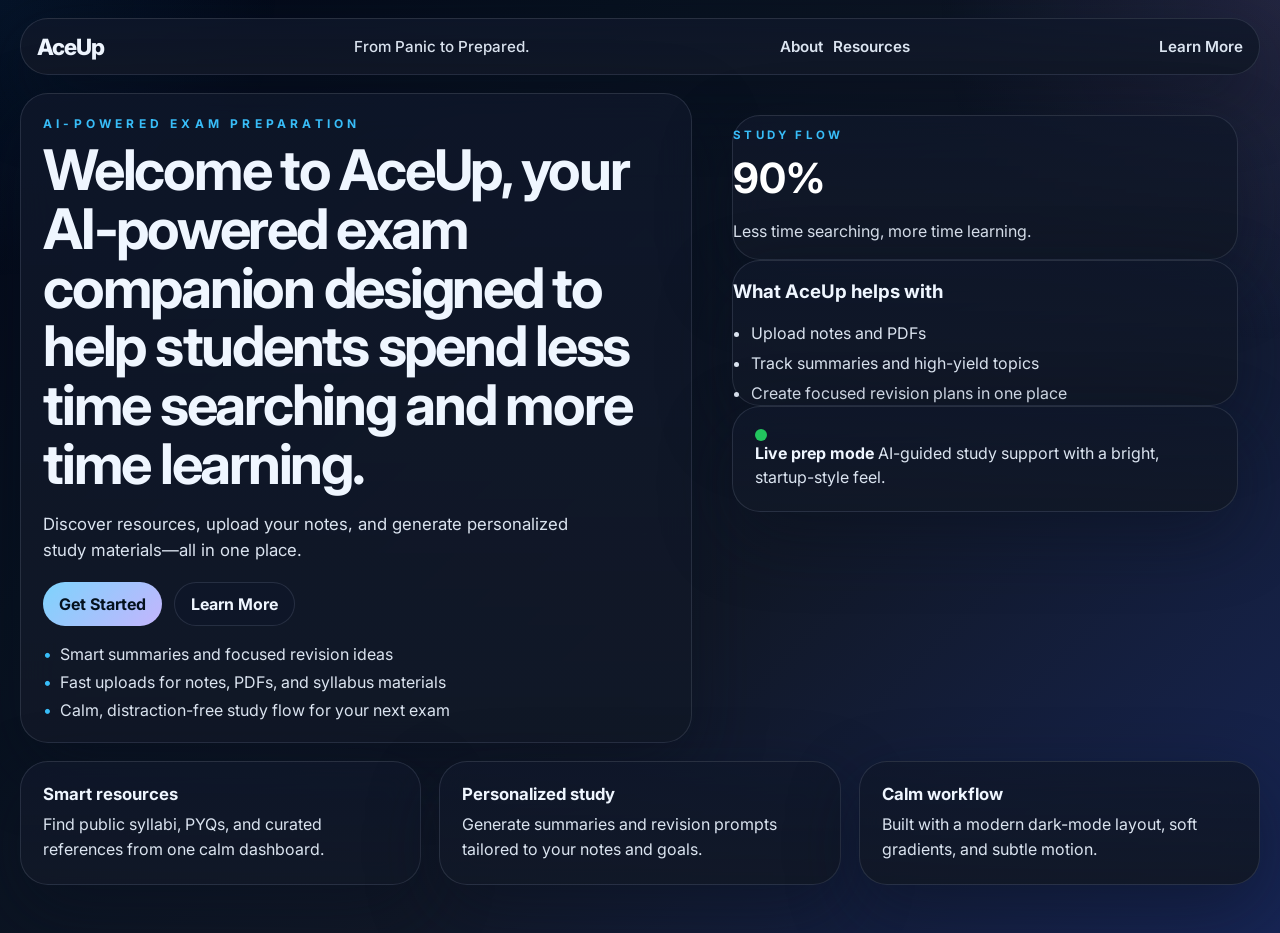
<file: index.html>
<!DOCTYPE html>
<html lang="en">
<head>
  <meta charset="UTF-8" />
  <meta name="viewport" content="width=device-width, initial-scale=1.0" />
  <title>AceUp | AI-powered exam preparation</title>
  <link rel="stylesheet" href="styles.css" />
  <link href="https://fonts.googleapis.com/css2?family=Inter:wght@300;400;500;600;700;800&display=swap" rel="stylesheet" />
</head>
<body>
  <div class="page-shell">
    <header class="topbar glass-card reveal">
      <a class="brand" href="index.html">AceUp</a>
      <p class="tagline">From Panic to Prepared.</p>
      <nav class="nav-links"><a href="about.html">About</a><a href="resource-selection.html">Resources</a></nav>
      <a class="ghost-link" href="#features">Learn More</a>
    </header>

    <main class="hero-grid">
      <section class="hero-copy glass-card reveal">
        <p class="eyebrow">AI-powered exam preparation</p>
        <h1>Welcome to AceUp, your AI-powered exam companion designed to help students spend less time searching and more time learning.</h1>
        <p class="lead">Discover resources, upload your notes, and generate personalized study materials—all in one place.</p>

        <div class="cta-row">
          <a class="btn btn-primary" href="#features">Get Started</a>
          <a class="btn btn-secondary" href="#features">Learn More</a>
        </div>

        <ul class="mini-points">
          <li>Smart summaries and focused revision ideas</li>
          <li>Fast uploads for notes, PDFs, and syllabus materials</li>
          <li>Calm, distraction-free study flow for your next exam</li>
        </ul>
      </section>

      <aside class="showcase-panel reveal">
        <article class="glass-card stat-card">
          <p class="stat-label">Study flow</p>
          <h2>90%</h2>
          <p>Less time searching, more time learning.</p>
        </article>

        <article class="glass-card feature-card">
          <h3>What AceUp helps with</h3>
          <ul>
            <li>Upload notes and PDFs</li>
            <li>Track summaries and high-yield topics</li>
            <li>Create focused revision plans in one place</li>
          </ul>
        </article>

        <article class="glass-card mini-card">
          <div class="pulse-dot"></div>
          <strong>Live prep mode</strong>
          <span>AI-guided study support with a bright, startup-style feel.</span>
        </article>
      </aside>
    </main>

    <section id="features" class="feature-grid">
      <article class="glass-card feature-box reveal">
        <h3>Smart resources</h3>
        <p>Find public syllabi, PYQs, and curated references from one calm dashboard.</p>
      </article>
      <article class="glass-card feature-box reveal">
        <h3>Personalized study</h3>
        <p>Generate summaries and revision prompts tailored to your notes and goals.</p>
      </article>
      <article class="glass-card feature-box reveal">
        <h3>Calm workflow</h3>
        <p>Built with a modern dark-mode layout, soft gradients, and subtle motion.</p>
      </article>
    </section>
  </div>

  <script src="script.js"></script>
</body>
</html>
</file>
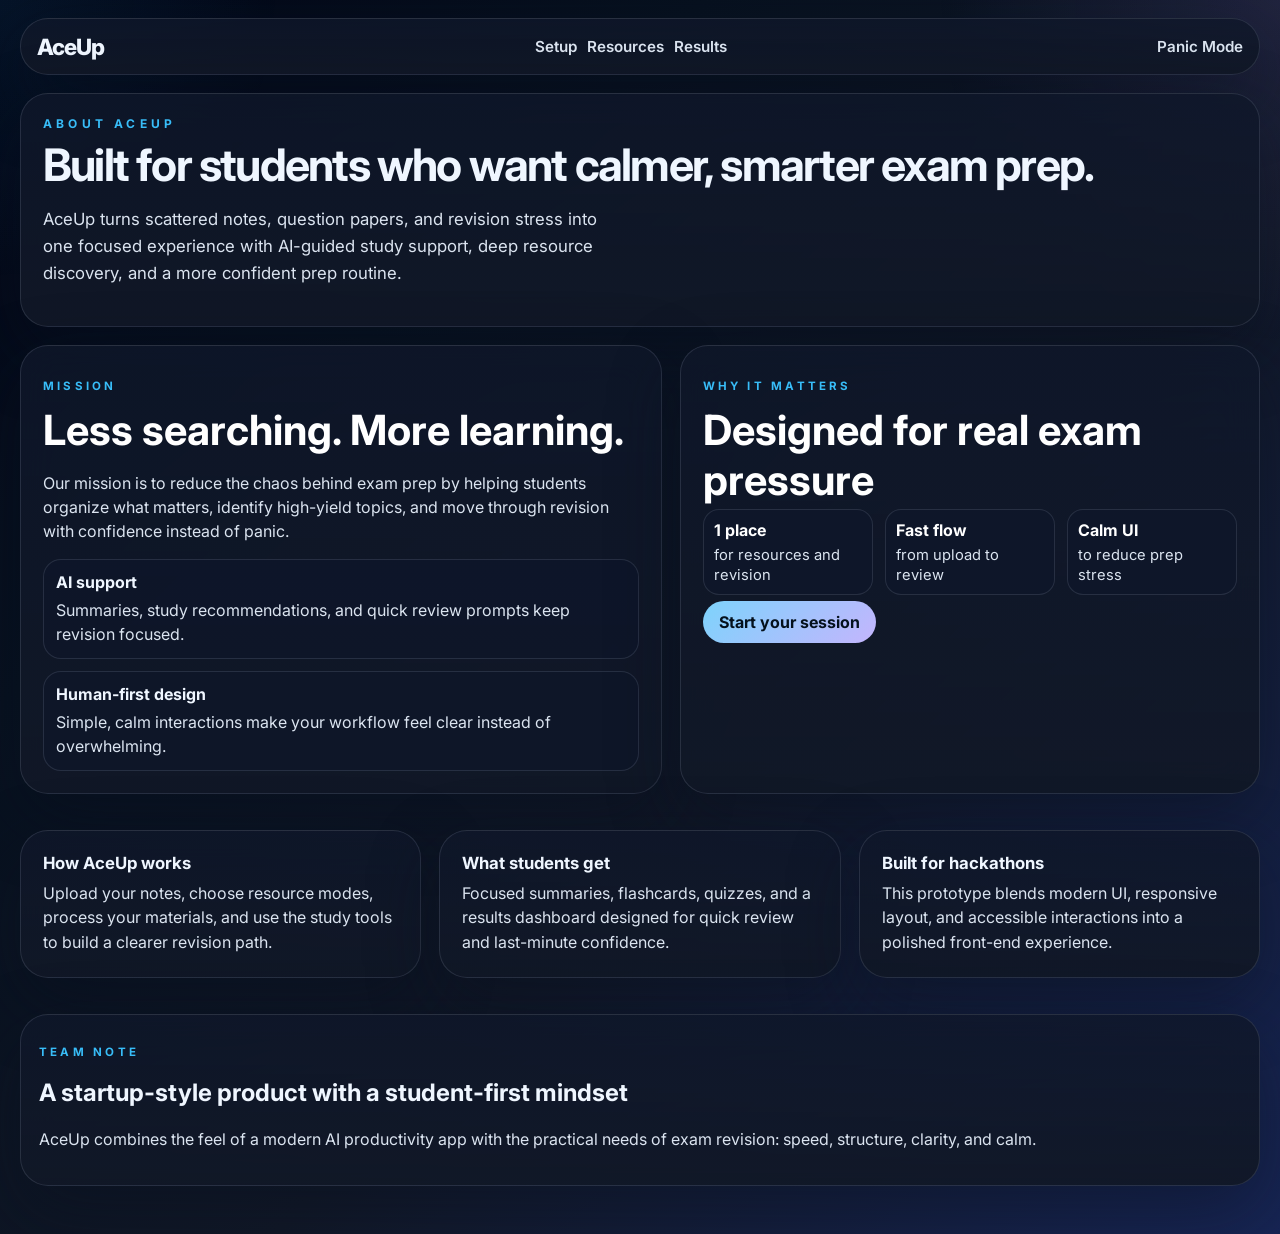
<file: about.html>
<!DOCTYPE html>
<html lang="en">
<head>
  <meta charset="UTF-8" />
  <meta name="viewport" content="width=device-width, initial-scale=1.0" />
  <title>AceUp | About</title>
  <link rel="stylesheet" href="styles.css" />
  <link href="https://fonts.googleapis.com/css2?family=Inter:wght@300;400;500;600;700;800&display=swap" rel="stylesheet" />
</head>
<body>
  <div class="page-shell">
    <header class="topbar glass-card reveal">
      <a class="brand" href="index.html">AceUp</a>
      <nav class="nav-links">
        <a href="setup-dashboard.html">Setup</a>
        <a href="resource-selection.html">Resources</a>
        <a href="results-dashboard.html">Results</a>
      </nav>
      <a class="ghost-link" href="panic-mode.html">Panic Mode</a>
    </header>

    <main class="dashboard-shell">
      <section class="dashboard-hero glass-card reveal">
        <p class="eyebrow">About AceUp</p>
        <h1>Built for students who want calmer, smarter exam prep.</h1>
        <p class="lead">AceUp turns scattered notes, question papers, and revision stress into one focused experience with AI-guided study support, deep resource discovery, and a more confident prep routine.</p>
      </section>

      <section class="dashboard-grid">
        <article class="glass-card panel-card reveal">
          <p class="mini-label">Mission</p>
          <h2>Less searching. More learning.</h2>
          <p class="panel-copy">Our mission is to reduce the chaos behind exam prep by helping students organize what matters, identify high-yield topics, and move through revision with confidence instead of panic.</p>
          <div class="info-stack">
            <article class="mini-info-card"><h3>AI support</h3><p>Summaries, study recommendations, and quick review prompts keep revision focused.</p></article>
            <article class="mini-info-card"><h3>Human-first design</h3><p>Simple, calm interactions make your workflow feel clear instead of overwhelming.</p></article>
          </div>
        </article>

        <article class="glass-card panel-card reveal">
          <p class="mini-label">Why it matters</p>
          <h2>Designed for real exam pressure</h2>
          <div class="status-grid">
            <article class="status-chip"><strong>1 place</strong><span>for resources and revision</span></article>
            <article class="status-chip"><strong>Fast flow</strong><span>from upload to review</span></article>
            <article class="status-chip"><strong>Calm UI</strong><span>to reduce prep stress</span></article>
          </div>
          <div class="button-row">
            <a class="btn btn-primary" href="resource-selection.html">Start your session</a>
          </div>
        </article>
      </section>

      <section class="feature-grid">
        <article class="glass-card feature-box reveal">
          <h3>How AceUp works</h3>
          <p>Upload your notes, choose resource modes, process your materials, and use the study tools to build a clearer revision path.</p>
        </article>
        <article class="glass-card feature-box reveal">
          <h3>What students get</h3>
          <p>Focused summaries, flashcards, quizzes, and a results dashboard designed for quick review and last-minute confidence.</p>
        </article>
        <article class="glass-card feature-box reveal">
          <h3>Built for hackathons</h3>
          <p>This prototype blends modern UI, responsive layout, and accessible interactions into a polished front-end experience.</p>
        </article>
      </section>

      <section class="glass-card reveal" style="padding: 18px; margin-top: 18px;">
        <p class="mini-label">Team note</p>
        <h2>A startup-style product with a student-first mindset</h2>
        <p class="panel-copy">AceUp combines the feel of a modern AI productivity app with the practical needs of exam revision: speed, structure, clarity, and calm.</p>
      </section>
    </main>
  </div>

  <script src="script.js"></script>
</body>
</html>
</file>
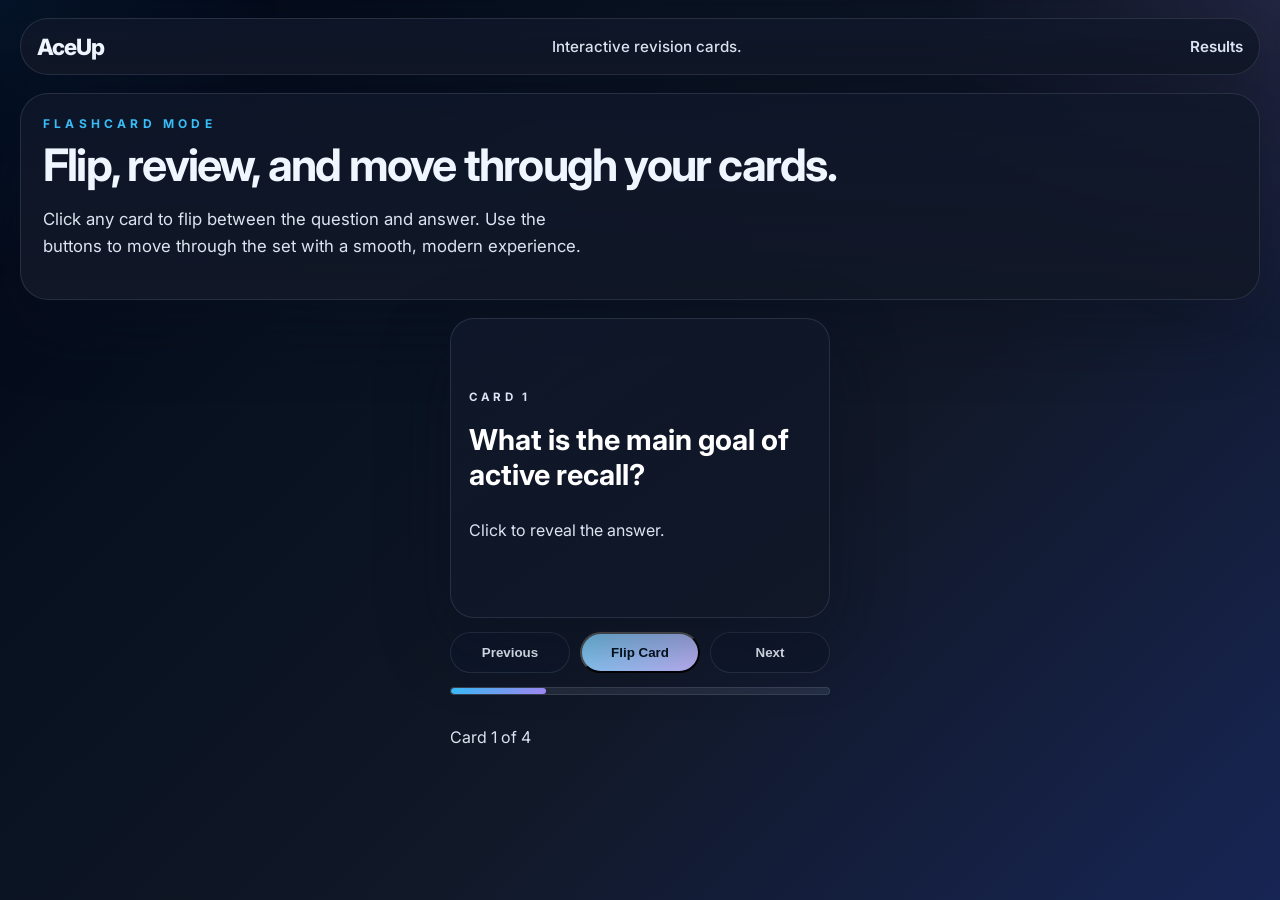
<file: flashcards.html>
<!DOCTYPE html>
<html lang="en">
<head>
  <meta charset="UTF-8" />
  <meta name="viewport" content="width=device-width, initial-scale=1.0" />
  <title>AceUp | Flashcards</title>
  <link rel="stylesheet" href="styles.css" />
  <link href="https://fonts.googleapis.com/css2?family=Inter:wght@300;400;500;600;700;800&display=swap" rel="stylesheet" />
</head>
<body>
  <div class="page-shell">
    <header class="topbar glass-card reveal">
      <a class="brand" href="index.html">AceUp</a>
      <p class="tagline">Interactive revision cards.</p>
      <a class="ghost-link" href="results-dashboard.html">Results</a>
    </header>

    <main class="dashboard-shell">
      <section class="dashboard-hero glass-card reveal">
        <p class="eyebrow">Flashcard mode</p>
        <h1>Flip, review, and move through your cards.</h1>
        <p class="lead">Click any card to flip between the question and answer. Use the buttons to move through the set with a smooth, modern experience.</p>
      </section>

      <section class="flashcard-wrap reveal">
        <article class="flashcard glass-card" id="flashcard">
          <div class="flashcard-face flashcard-front">
            <p class="mini-label">Card 1</p>
            <h2 id="flashQuestion">What is the main goal of active recall?</h2>
            <p>Click to reveal the answer.</p>
          </div>
          <div class="flashcard-face flashcard-back">
            <p class="mini-label">Answer</p>
            <h2 id="flashAnswer">To strengthen memory by recalling information without looking at notes.</h2>
          </div>
        </article>

        <div class="flashcard-controls">
          <button class="btn btn-secondary" id="prevBtn" type="button">Previous</button>
          <button class="btn btn-primary" id="flipBtn" type="button">Flip Card</button>
          <button class="btn btn-secondary" id="nextBtn" type="button">Next</button>
        </div>

        <div class="progress-track"><div class="progress-fill" id="flashProgress"></div></div>
        <p class="panel-copy" id="flashStatus">Card 1 of 4</p>
      </section>
    </main>
  </div>

  <script src="script.js"></script>
</body>
</html>
</file>
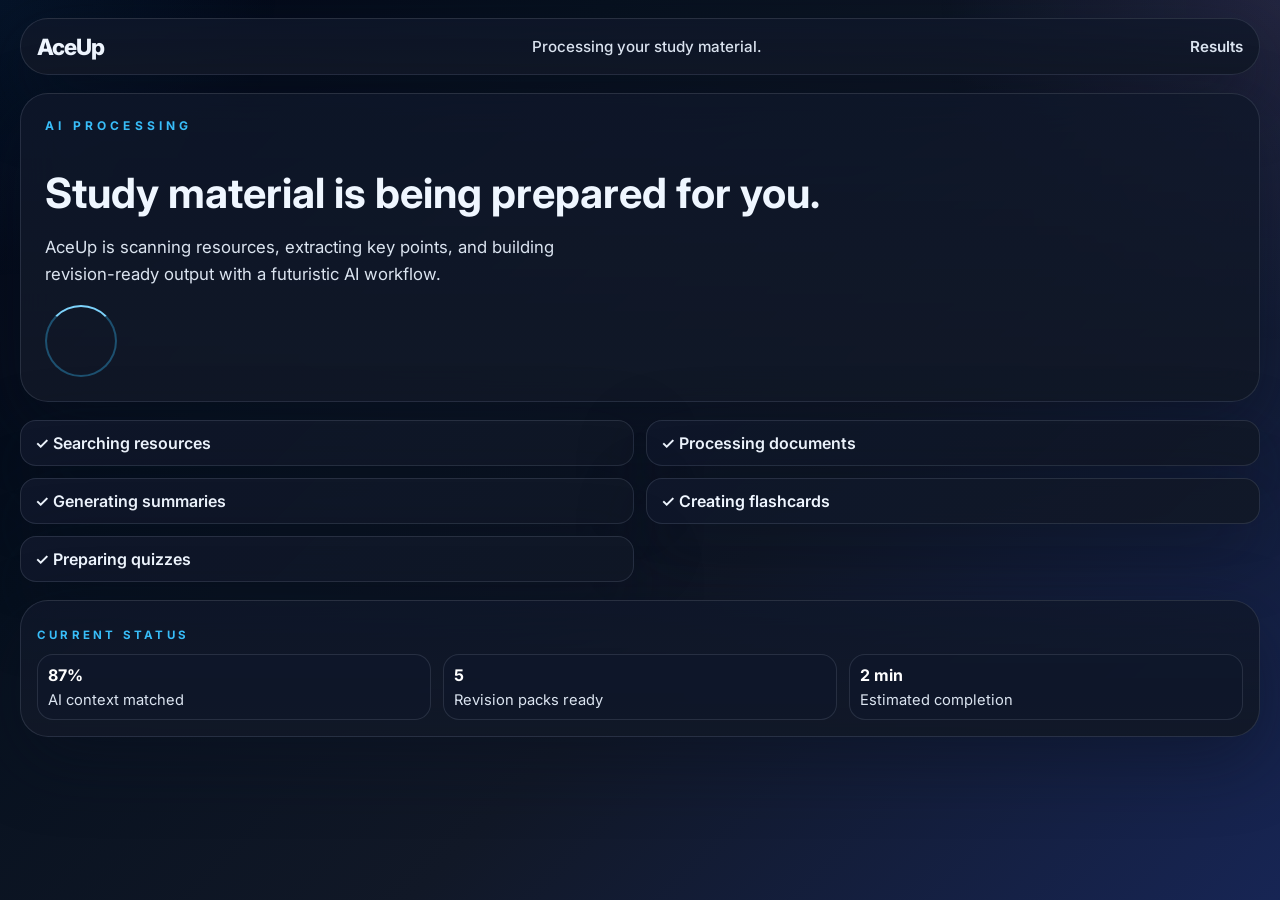
<file: loading-page.html>
<!DOCTYPE html>
<html lang="en">
<head>
  <meta charset="UTF-8" />
  <meta name="viewport" content="width=device-width, initial-scale=1.0" />
  <title>AceUp | Loading</title>
  <link rel="stylesheet" href="styles.css" />
  <link href="https://fonts.googleapis.com/css2?family=Inter:wght@300;400;500;600;700;800&display=swap" rel="stylesheet" />
</head>
<body>
  <div class="page-shell">
    <header class="topbar glass-card reveal">
      <a class="brand" href="index.html">AceUp</a>
      <p class="tagline">Processing your study material.</p>
      <a class="ghost-link" href="results-dashboard.html">Results</a>
    </header>

    <main class="dashboard-shell loading-shell">
      <section class="glass-card loading-hero reveal">
        <p class="eyebrow">AI processing</p>
        <h1>Study material is being prepared for you.</h1>
        <p class="lead">AceUp is scanning resources, extracting key points, and building revision-ready output with a futuristic AI workflow.</p>
        <div class="pulse-ring"></div>
      </section>

      <section class="loading-grid">
        <article class="glass-card progress-card reveal">✓ Searching resources</article>
        <article class="glass-card progress-card reveal">✓ Processing documents</article>
        <article class="glass-card progress-card reveal">✓ Generating summaries</article>
        <article class="glass-card progress-card reveal">✓ Creating flashcards</article>
        <article class="glass-card progress-card reveal">✓ Preparing quizzes</article>
      </section>

      <section class="glass-card reveal loading-footer">
        <p class="mini-label">Current status</p>
        <div class="status-grid">
          <article class="status-chip"><strong>87%</strong><span>AI context matched</span></article>
          <article class="status-chip"><strong>5</strong><span>Revision packs ready</span></article>
          <article class="status-chip"><strong>2 min</strong><span>Estimated completion</span></article>
        </div>
      </section>
    </main>
  </div>
  <script src="script.js"></script>
</body>
</html>
</file>
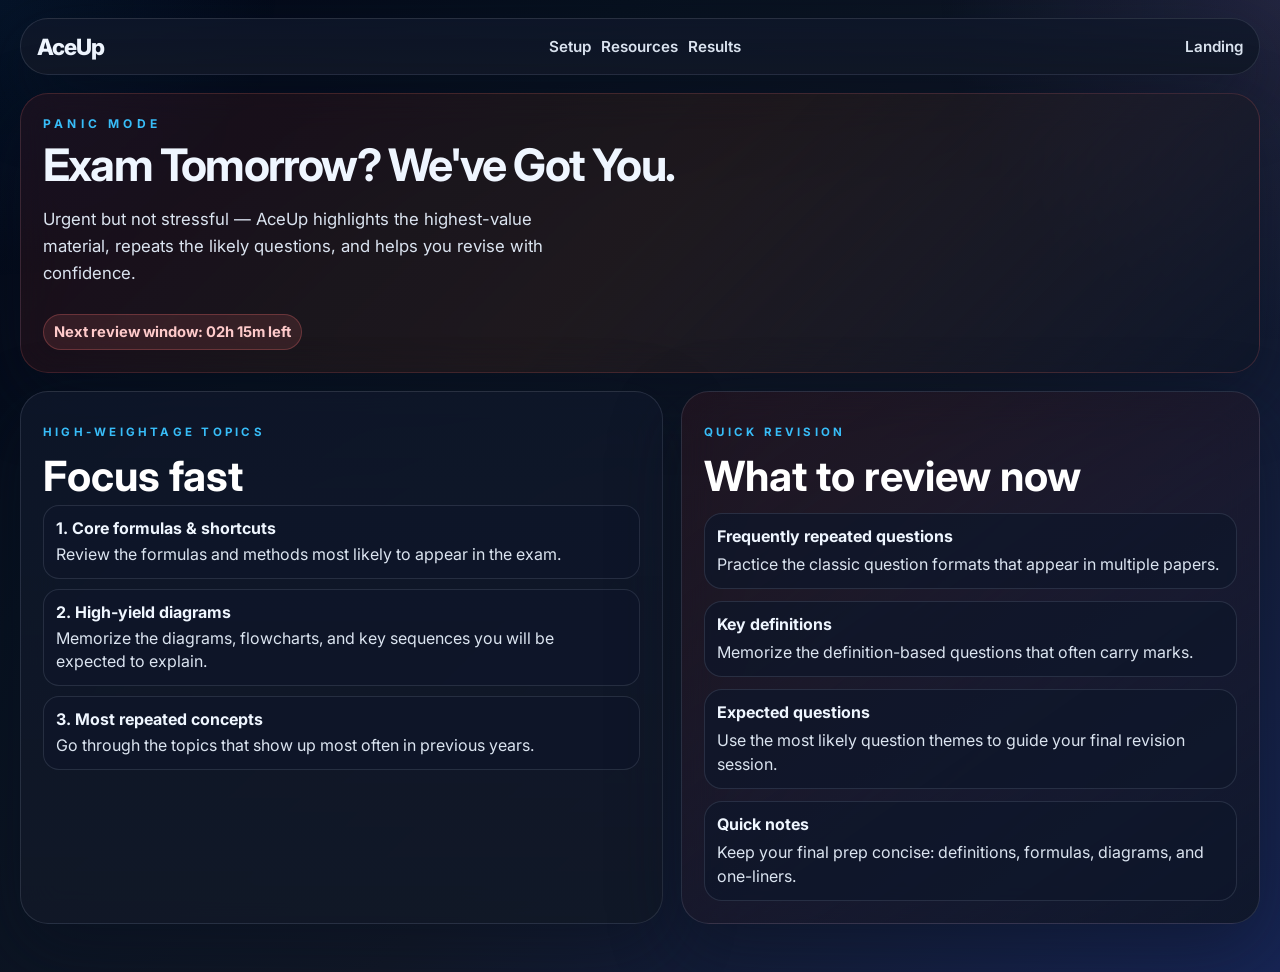
<file: panic-mode.html>
<!DOCTYPE html>
<html lang="en">
<head>
  <meta charset="UTF-8" />
  <meta name="viewport" content="width=device-width, initial-scale=1.0" />
  <title>AceUp | Panic Mode</title>
  <link rel="stylesheet" href="styles.css" />
  <link href="https://fonts.googleapis.com/css2?family=Inter:wght@300;400;500;600;700;800&display=swap" rel="stylesheet" />
</head>
<body>
  <div class="page-shell">
    <header class="topbar glass-card reveal">
      <a class="brand" href="index.html">AceUp</a>
      <nav class="nav-links"><a href="setup-dashboard.html">Setup</a><a href="resource-selection.html">Resources</a><a href="results-dashboard.html">Results</a></nav>
      <a class="ghost-link" href="index.html">Landing</a>
    </header>

    <main class="dashboard-shell panic-shell">
      <section class="dashboard-hero glass-card reveal panic-hero">
        <p class="eyebrow">Panic mode</p>
        <h1>Exam Tomorrow? We&apos;ve Got You.</h1>
        <p class="lead">Urgent but not stressful — AceUp highlights the highest-value material, repeats the likely questions, and helps you revise with confidence.</p>
        <div class="countdown-banner">Next review window: 02h 15m left</div>
      </section>

      <section class="panic-grid">
        <article class="glass-card panel-card reveal">
          <p class="mini-label">High-weightage topics</p>
          <h2>Focus fast</h2>
          <div class="panic-steps">
            <article class="panic-step"><h3>1. Core formulas & shortcuts</h3><p>Review the formulas and methods most likely to appear in the exam.</p></article>
            <article class="panic-step"><h3>2. High-yield diagrams</h3><p>Memorize the diagrams, flowcharts, and key sequences you will be expected to explain.</p></article>
            <article class="panic-step"><h3>3. Most repeated concepts</h3><p>Go through the topics that show up most often in previous years.</p></article>
          </div>
        </article>

        <article class="glass-card panel-card reveal panic-accent-card">
          <p class="mini-label">Quick revision</p>
          <h2>What to review now</h2>
          <div class="info-stack">
            <article class="mini-info-card"><h3>Frequently repeated questions</h3><p>Practice the classic question formats that appear in multiple papers.</p></article>
            <article class="mini-info-card"><h3>Key definitions</h3><p>Memorize the definition-based questions that often carry marks.</p></article>
            <article class="mini-info-card"><h3>Expected questions</h3><p>Use the most likely question themes to guide your final revision session.</p></article>
            <article class="mini-info-card"><h3>Quick notes</h3><p>Keep your final prep concise: definitions, formulas, diagrams, and one-liners.</p></article>
          </div>
        </article>
      </section>
    </main>
  </div>
  <script src="script.js"></script>
</body>
</html>
</file>
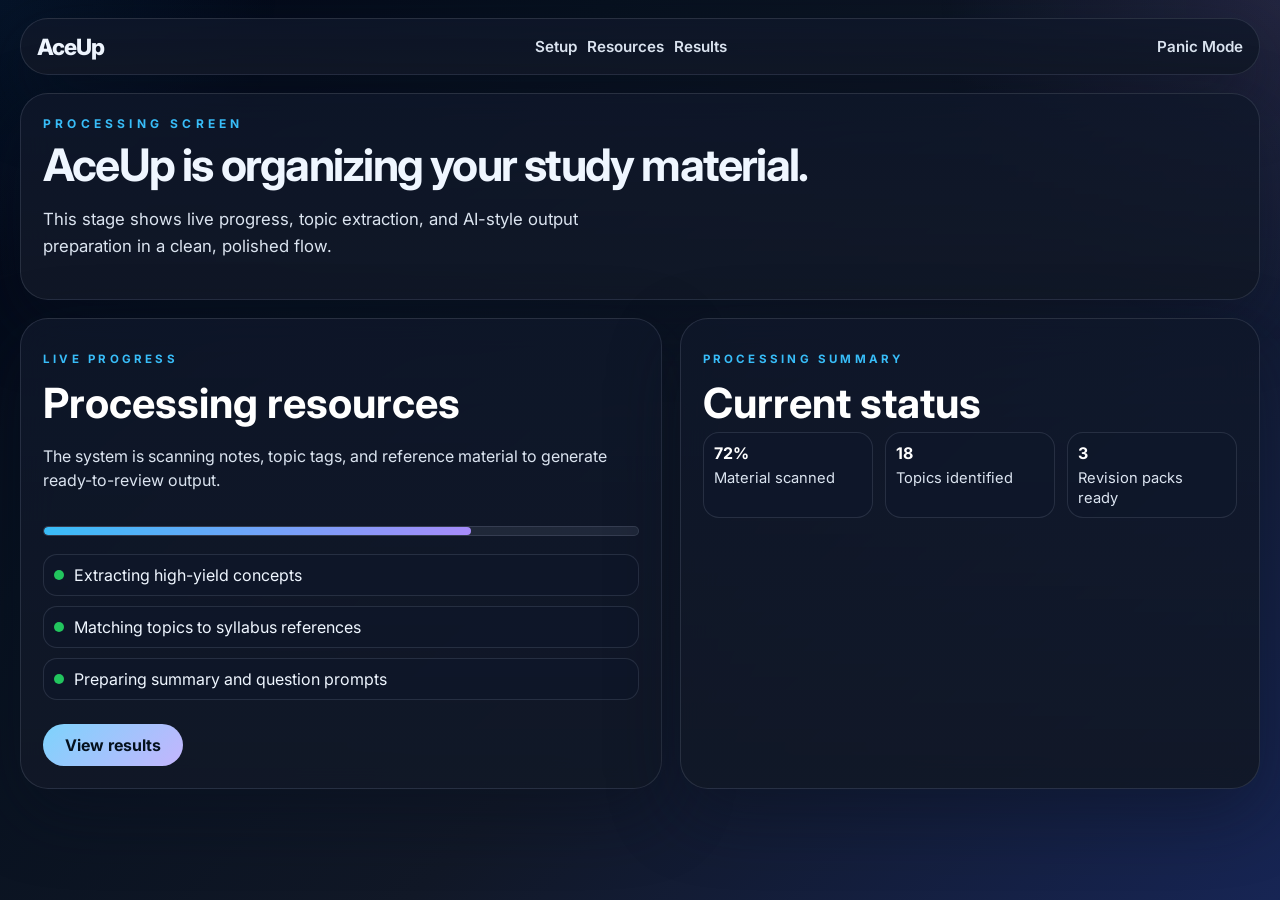
<file: processing-screen.html>
<!DOCTYPE html>
<html lang="en">
<head>
  <meta charset="UTF-8" />
  <meta name="viewport" content="width=device-width, initial-scale=1.0" />
  <title>AceUp | Processing Screen</title>
  <link rel="stylesheet" href="styles.css" />
  <link href="https://fonts.googleapis.com/css2?family=Inter:wght@300;400;500;600;700;800&display=swap" rel="stylesheet" />
</head>
<body>
  <div class="page-shell">
    <header class="topbar glass-card reveal">
      <a class="brand" href="index.html">AceUp</a>
      <nav class="nav-links"><a href="setup-dashboard.html">Setup</a><a href="resource-selection.html">Resources</a><a href="results-dashboard.html">Results</a></nav>
      <a class="ghost-link" href="panic-mode.html">Panic Mode</a>
    </header>

    <main class="dashboard-shell">
      <section class="dashboard-hero glass-card reveal">
        <p class="eyebrow">Processing screen</p>
        <h1>AceUp is organizing your study material.</h1>
        <p class="lead">This stage shows live progress, topic extraction, and AI-style output preparation in a clean, polished flow.</p>
      </section>

      <section class="dashboard-grid">
        <article class="glass-card panel-card processing-card reveal">
          <div>
            <p class="mini-label">Live progress</p>
            <h2>Processing resources</h2>
            <p class="panel-copy">The system is scanning notes, topic tags, and reference material to generate ready-to-review output.</p>
          </div>
          <div class="progress-bar"><div class="progress-fill"></div></div>
          <div class="step-list">
            <article class="step-item"><span class="step-dot"></span><div>Extracting high-yield concepts</div></article>
            <article class="step-item"><span class="step-dot"></span><div>Matching topics to syllabus references</div></article>
            <article class="step-item"><span class="step-dot"></span><div>Preparing summary and question prompts</div></article>
          </div>
          <div class="button-row"><a class="btn btn-primary" href="results-dashboard.html">View results</a></div>
        </article>

        <article class="glass-card panel-card reveal">
          <p class="mini-label">Processing summary</p>
          <h2>Current status</h2>
          <div class="status-grid">
            <article class="status-chip"><strong>72%</strong><span>Material scanned</span></article>
            <article class="status-chip"><strong>18</strong><span>Topics identified</span></article>
            <article class="status-chip"><strong>3</strong><span>Revision packs ready</span></article>
          </div>
        </article>
      </section>
    </main>
  </div>
  <script src="script.js"></script>
</body>
</html>
</file>
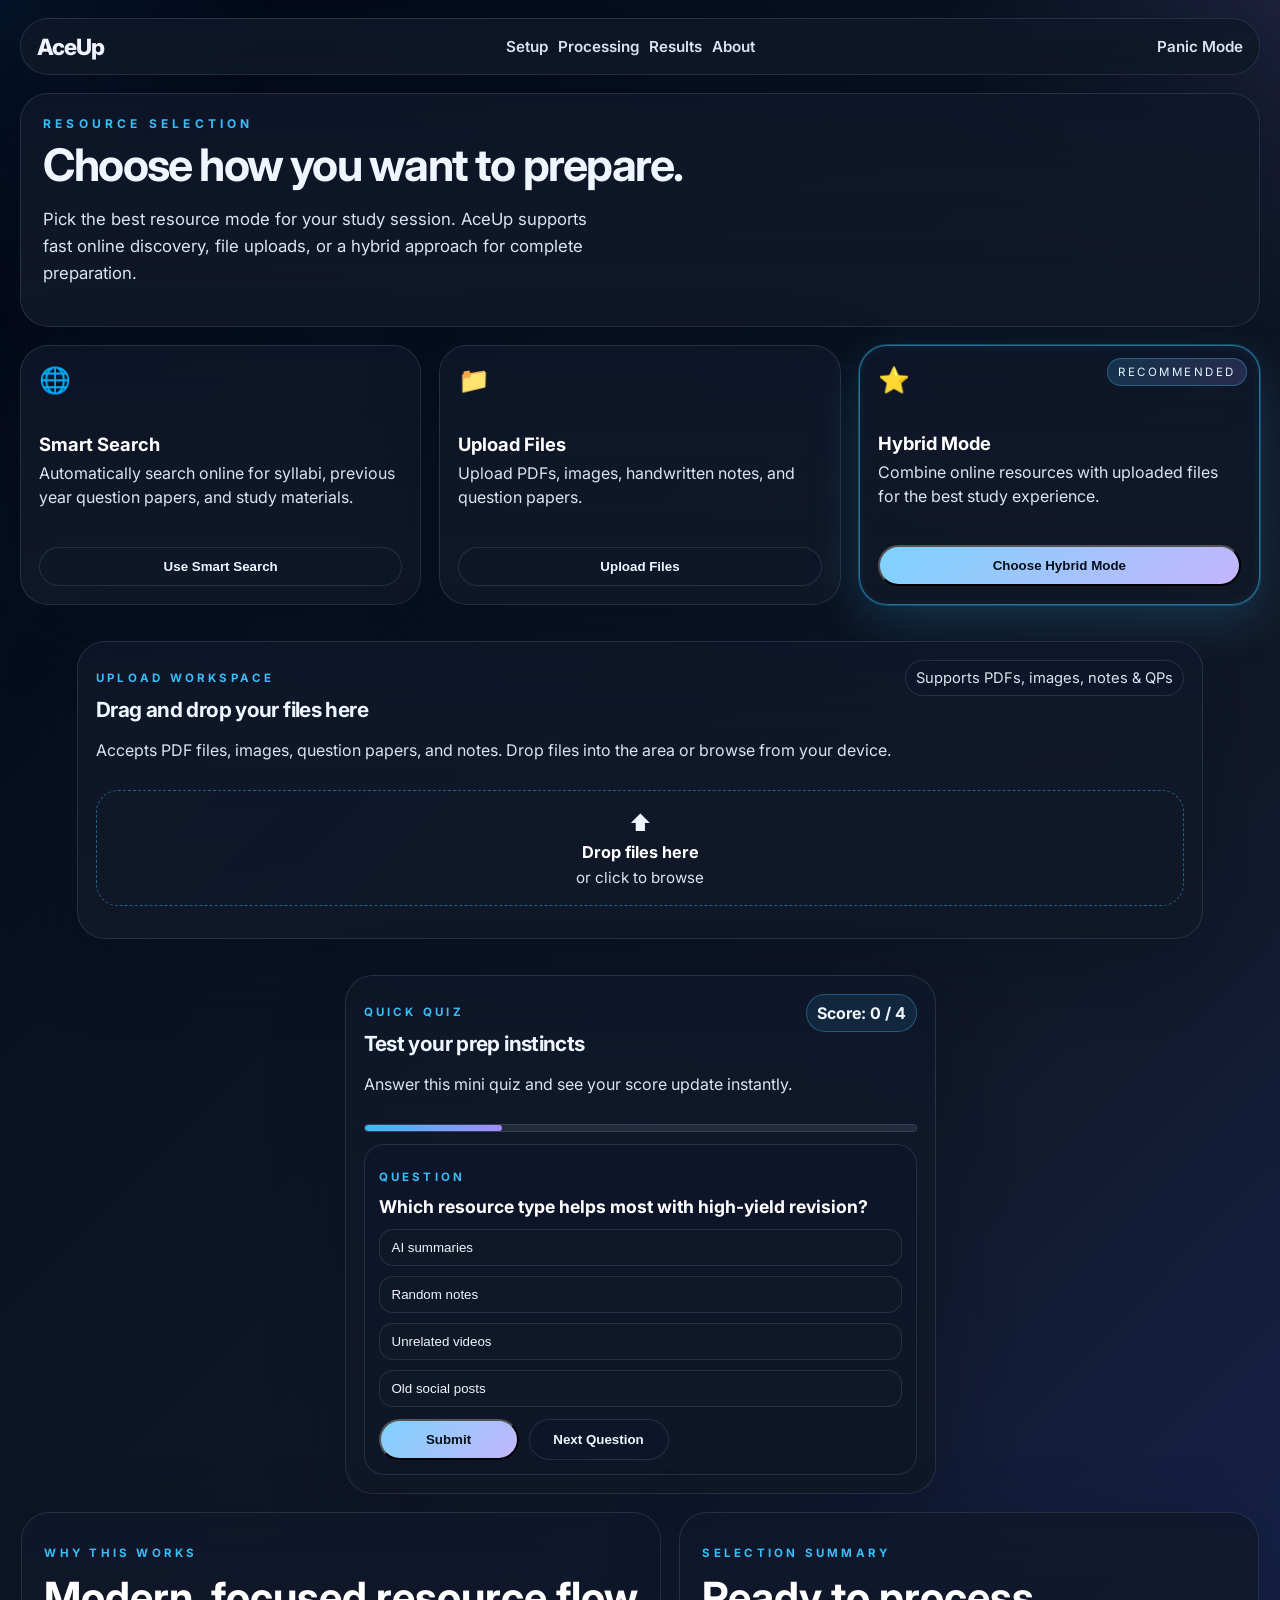
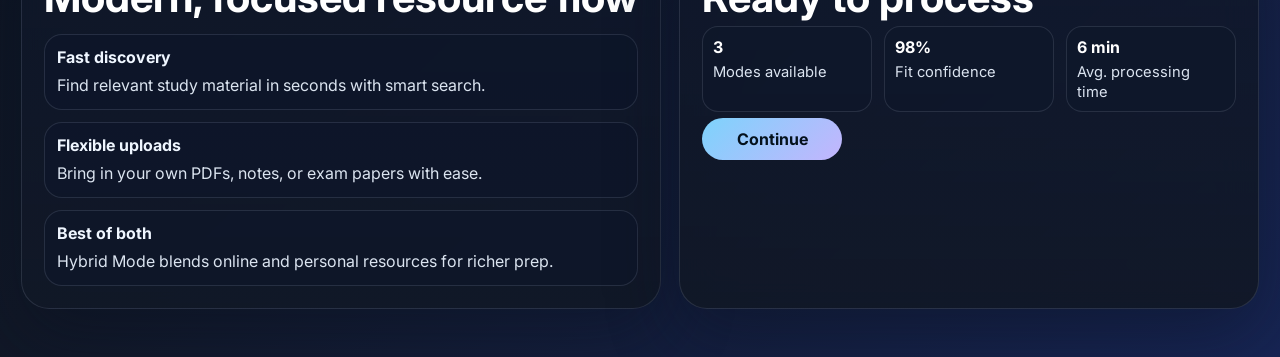
<file: resource-selection.html>
<!DOCTYPE html>
<html lang="en">
<head>
  <meta charset="UTF-8" />
  <meta name="viewport" content="width=device-width, initial-scale=1.0" />
  <title>AceUp | Resource Selection</title>
  <link rel="stylesheet" href="styles.css" />
  <link href="https://fonts.googleapis.com/css2?family=Inter:wght@300;400;500;600;700;800&display=swap" rel="stylesheet" />
</head>
<body>
  <div class="page-shell">
    <header class="topbar glass-card reveal">
      <a class="brand" href="index.html">AceUp</a>
      <nav class="nav-links"><a href="setup-dashboard.html">Setup</a><a href="processing-screen.html">Processing</a><a href="results-dashboard.html">Results</a><a href="about.html">About</a></nav>
      <a class="ghost-link" href="panic-mode.html">Panic Mode</a>
    </header>

    <main class="dashboard-shell">
      <section class="dashboard-hero glass-card reveal">
        <p class="eyebrow">Resource selection</p>
        <h1>Choose how you want to prepare.</h1>
        <p class="lead">Pick the best resource mode for your study session. AceUp supports fast online discovery, file uploads, or a hybrid approach for complete preparation.</p>
      </section>

      <section class="resource-grid">
        <article class="glass-card resource-card reveal"> 
          <div class="resource-icon">🌐</div>
          <div class="resource-copy">
            <h2>Smart Search</h2>
            <p>Automatically search online for syllabi, previous year question papers, and study materials.</p>
          </div>
          <button class="btn btn-secondary" type="button">Use Smart Search</button>
        </article>

        <article class="glass-card resource-card reveal">
          <div class="resource-icon">📁</div>
          <div class="resource-copy">
            <h2>Upload Files</h2>
            <p>Upload PDFs, images, handwritten notes, and question papers.</p>
          </div>
          <button class="btn btn-secondary" type="button">Upload Files</button>
        </article>

        <article class="glass-card resource-card resource-card--featured reveal">
          <span class="badge">Recommended</span>
          <div class="resource-icon">⭐</div>
          <div class="resource-copy">
            <h2>Hybrid Mode</h2>
            <p>Combine online resources with uploaded files for the best study experience.</p>
          </div>
          <button class="btn btn-primary" type="button">Choose Hybrid Mode</button>
        </article>
      </section>

      <section class="upload-panel glass-card reveal">
        <div class="upload-header">
          <div>
            <p class="mini-label">Upload workspace</p>
            <h2>Drag and drop your files here</h2>
            <p class="panel-copy">Accepts PDF files, images, question papers, and notes. Drop files into the area or browse from your device.</p>
          </div>
          <span class="chip">Supports PDFs, images, notes & QPs</span>
        </div>

        <label id="dropzone" class="dropzone" for="fileInput">
          <input id="fileInput" type="file" multiple accept=".pdf,image/*,.jpg,.jpeg,.png,.webp,.txt,.doc,.docx" />
          <div class="dropzone-icon">⬆️</div>
          <strong>Drop files here</strong>
          <span>or click to browse</span>
        </label>

        <div id="uploadedFiles" class="upload-grid"></div>
      </section>

      <section class="quiz-panel glass-card reveal">
        <div class="quiz-header">
          <div>
            <p class="mini-label">Quick quiz</p>
            <h2>Test your prep instincts</h2>
            <p class="panel-copy">Answer this mini quiz and see your score update instantly.</p>
          </div>
          <div class="score-box" id="scoreBox">Score: 0 / 4</div>
        </div>

        <div class="progress-track quiz-progress"><div class="progress-fill" id="quizProgress"></div></div>

        <article class="quiz-card">
          <p class="mini-label">Question</p>
          <h3 id="quizQuestion">Which resource type helps most with high-yield revision?</h3>
          <div class="quiz-choices" id="quizChoices"></div>
          <div class="quiz-footer">
            <button class="btn btn-primary" id="submitQuiz" type="button">Submit</button>
            <button class="btn btn-secondary" id="nextQuiz" type="button">Next Question</button>
          </div>
        </article>
      </section>

      <section class="dashboard-grid">
        <article class="glass-card panel-card reveal">
          <p class="mini-label">Why this works</p>
          <h2>Modern, focused resource flow</h2>
          <div class="info-stack">
            <article class="mini-info-card"><h3>Fast discovery</h3><p>Find relevant study material in seconds with smart search.</p></article>
            <article class="mini-info-card"><h3>Flexible uploads</h3><p>Bring in your own PDFs, notes, or exam papers with ease.</p></article>
            <article class="mini-info-card"><h3>Best of both</h3><p>Hybrid Mode blends online and personal resources for richer prep.</p></article>
          </div>
        </article>

        <article class="glass-card panel-card reveal">
          <p class="mini-label">Selection summary</p>
          <h2>Ready to process</h2>
          <div class="status-grid">
            <article class="status-chip"><strong>3</strong><span>Modes available</span></article>
            <article class="status-chip"><strong>98%</strong><span>Fit confidence</span></article>
            <article class="status-chip"><strong>6 min</strong><span>Avg. processing time</span></article>
          </div>
          <div class="button-row"><a class="btn btn-primary" href="processing-screen.html">Continue</a></div>
        </article>
      </section>
    </main>
  </div>
  <script src="script.js"></script>
</body>
</html>
</file>
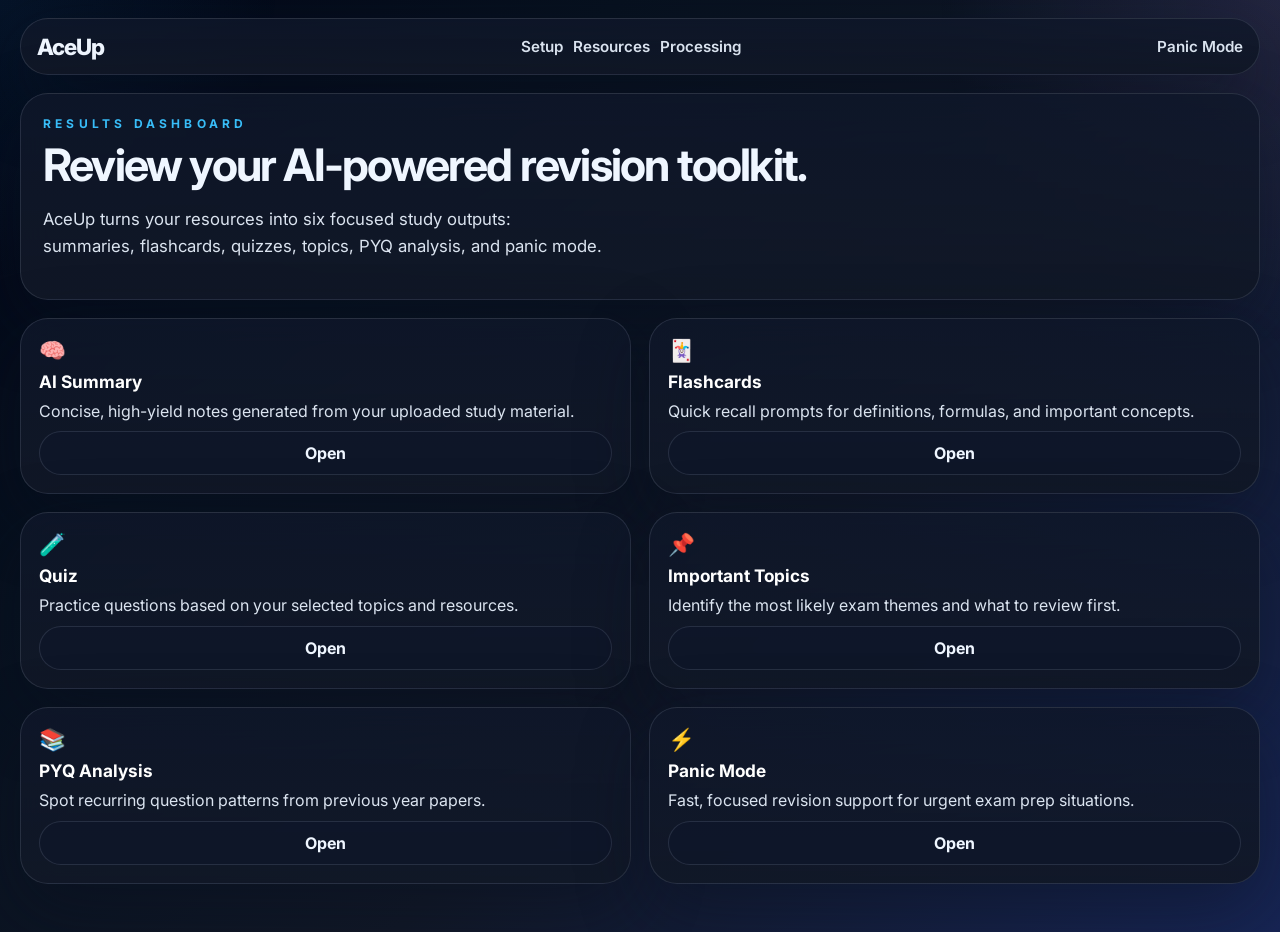
<file: results-dashboard.html>
<!DOCTYPE html>
<html lang="en">
<head>
  <meta charset="UTF-8" />
  <meta name="viewport" content="width=device-width, initial-scale=1.0" />
  <title>AceUp | Results Dashboard</title>
  <link rel="stylesheet" href="styles.css" />
  <link href="https://fonts.googleapis.com/css2?family=Inter:wght@300;400;500;600;700;800&display=swap" rel="stylesheet" />
</head>
<body>
  <div class="page-shell">
    <header class="topbar glass-card reveal">
      <a class="brand" href="index.html">AceUp</a>
      <nav class="nav-links"><a href="setup-dashboard.html">Setup</a><a href="resource-selection.html">Resources</a><a href="processing-screen.html">Processing</a></nav>
      <a class="ghost-link" href="panic-mode.html">Panic Mode</a>
    </header>

    <main class="dashboard-shell">
      <section class="dashboard-hero glass-card reveal">
        <p class="eyebrow">Results dashboard</p>
        <h1>Review your AI-powered revision toolkit.</h1>
        <p class="lead">AceUp turns your resources into six focused study outputs: summaries, flashcards, quizzes, topics, PYQ analysis, and panic mode.</p>
      </section>

      <section class="results-grid">
        <article class="glass-card result-card reveal">
          <div class="result-icon">🧠</div>
          <h3>AI Summary</h3>
          <p>Concise, high-yield notes generated from your uploaded study material.</p>
          <a class="btn btn-secondary" href="loading-page.html">Open</a>
        </article>
        <article class="glass-card result-card reveal">
          <div class="result-icon">🃏</div>
          <h3>Flashcards</h3>
          <p>Quick recall prompts for definitions, formulas, and important concepts.</p>
          <a class="btn btn-secondary" href="flashcards.html">Open</a>
        </article>
        <article class="glass-card result-card reveal">
          <div class="result-icon">🧪</div>
          <h3>Quiz</h3>
          <p>Practice questions based on your selected topics and resources.</p>
          <a class="btn btn-secondary" href="loading-page.html">Open</a>
        </article>
        <article class="glass-card result-card reveal">
          <div class="result-icon">📌</div>
          <h3>Important Topics</h3>
          <p>Identify the most likely exam themes and what to review first.</p>
          <a class="btn btn-secondary" href="panic-mode.html">Open</a>
        </article>
        <article class="glass-card result-card reveal">
          <div class="result-icon">📚</div>
          <h3>PYQ Analysis</h3>
          <p>Spot recurring question patterns from previous year papers.</p>
          <a class="btn btn-secondary" href="results-dashboard.html">Open</a>
        </article>
        <article class="glass-card result-card reveal">
          <div class="result-icon">⚡</div>
          <h3>Panic Mode</h3>
          <p>Fast, focused revision support for urgent exam prep situations.</p>
          <a class="btn btn-secondary" href="panic-mode.html">Open</a>
        </article>
      </section>
    </main>
  </div>
  <script src="script.js"></script>
</body>
</html>
</file>
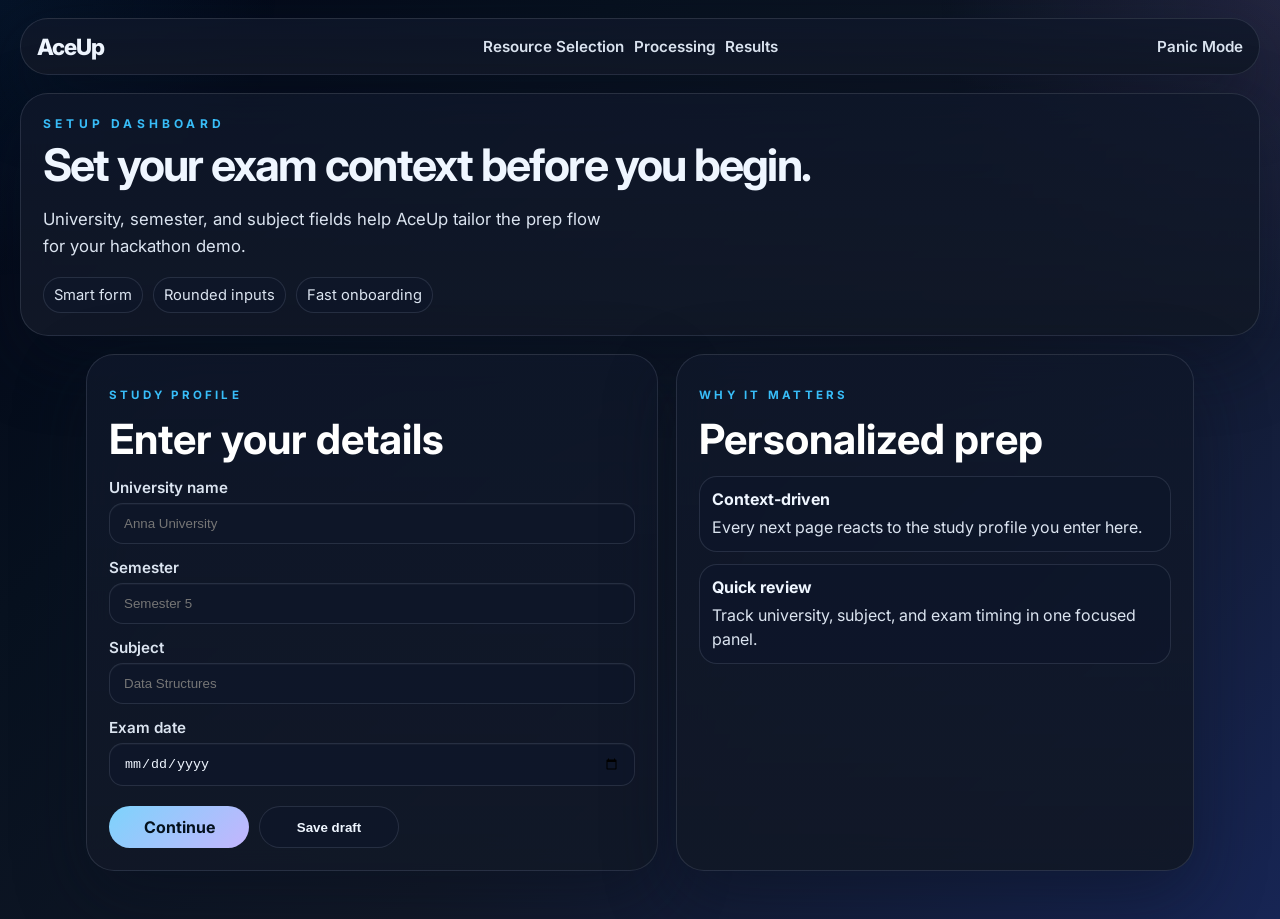
<file: setup-dashboard.html>
<!DOCTYPE html>
<html lang="en">
<head>
  <meta charset="UTF-8" />
  <meta name="viewport" content="width=device-width, initial-scale=1.0" />
  <title>AceUp | Setup Dashboard</title>
  <link rel="stylesheet" href="styles.css" />
  <link href="https://fonts.googleapis.com/css2?family=Inter:wght@300;400;500;600;700;800&display=swap" rel="stylesheet" />
</head>
<body>
  <div class="page-shell">
    <header class="topbar glass-card reveal">
      <a class="brand" href="index.html">AceUp</a>
      <nav class="nav-links"><a href="resource-selection.html">Resource Selection</a><a href="processing-screen.html">Processing</a><a href="results-dashboard.html">Results</a></nav>
      <a class="ghost-link" href="panic-mode.html">Panic Mode</a>
    </header>

    <main class="dashboard-shell">
      <section class="dashboard-hero glass-card reveal">
        <p class="eyebrow">Setup dashboard</p>
        <h1>Set your exam context before you begin.</h1>
        <p class="lead">University, semester, and subject fields help AceUp tailor the prep flow for your hackathon demo.</p>
        <div class="quick-badges"><span>Smart form</span><span>Rounded inputs</span><span>Fast onboarding</span></div>
      </section>

      <section class="dashboard-grid">
        <article class="glass-card panel-card reveal">
          <p class="mini-label">Study profile</p>
          <h2>Enter your details</h2>
          <form class="form-grid">
            <label class="field-group"><span>University name</span><input type="text" placeholder="Anna University" /></label>
            <label class="field-group"><span>Semester</span><input type="text" placeholder="Semester 5" /></label>
            <label class="field-group"><span>Subject</span><input type="text" placeholder="Data Structures" /></label>
            <label class="field-group"><span>Exam date</span><input type="date" /></label>
            <div class="button-row"><a class="btn btn-primary" href="resource-selection.html">Continue</a><button class="btn btn-secondary" type="button">Save draft</button></div>
          </form>
        </article>

        <article class="glass-card panel-card reveal">
          <p class="mini-label">Why it matters</p>
          <h2>Personalized prep</h2>
          <div class="info-stack">
            <article class="mini-info-card"><h3>Context-driven</h3><p>Every next page reacts to the study profile you enter here.</p></article>
            <article class="mini-info-card"><h3>Quick review</h3><p>Track university, subject, and exam timing in one focused panel.</p></article>
          </div>
        </article>
      </section>
    </main>
  </div>
  <script src="script.js"></script>
</body>
</html>
</file>
<file: styles.css>
:root {
  --bg: linear-gradient(135deg, #020617 0%, #07111f 28%, #111827 60%, #172554 100%);
  --surface: rgba(15, 23, 42, 0.82);
  --surface-strong: rgba(15, 23, 42, 0.96);
  --border: rgba(148, 163, 184, 0.18);
  --text: #eff6ff;
  --muted: #dbe4f0;
  --accent: #38bdf8;
  --accent-2: #a78bfa;
  --success: #22c55e;
  --warning: #f59e0b;
  --shadow: 0 24px 70px rgba(8, 15, 30, 0.45);
}

* { box-sizing: border-box; }
html, body { margin: 0; min-height: 100%; font-family: 'Inter', Arial, sans-serif; color: var(--text); background: var(--bg); }
body { overflow-x: hidden; }
body::before {
  content: '';
  position: fixed;
  inset: 0;
  background:
    radial-gradient(circle at top left, rgba(56, 189, 248, 0.08), transparent 18%),
    radial-gradient(circle at top right, rgba(167, 139, 250, 0.12), transparent 22%);
  pointer-events: none;
}

.page-shell { position: relative; z-index: 1; min-height: 100vh; padding: 18px 18px 48px; }
.glass-card {
  border: 1px solid var(--border);
  background: linear-gradient(180deg, rgba(15, 23, 42, 0.82), rgba(17, 24, 39, 0.96));
  box-shadow: var(--shadow);
  border-radius: 28px;
  backdrop-filter: blur(18px);
  -webkit-backdrop-filter: blur(18px);
}

.topbar { display: flex; align-items: center; justify-content: space-between; gap: 12px; padding: 14px 16px; margin: 0 auto 18px; max-width: 1240px; }
.brand { color: var(--text); text-decoration: none; font-size: 1.4rem; font-weight: 800; letter-spacing: -0.04em; }
.tagline { margin: 0; color: var(--muted); font-weight: 500; font-size: 0.95rem; }
.nav-links { display: flex; flex-wrap: wrap; gap: 10px; }
.nav-links a, .ghost-link { color: var(--muted); text-decoration: none; font-weight: 600; font-size: 0.95rem; }
.nav-links a:hover, .ghost-link:hover { color: #fff; }

.hero-grid, .dashboard-grid, .preview-grid { display: grid; gap: 18px; max-width: 1240px; margin: 0 auto; }
.hero-grid { grid-template-columns: 1.1fr 0.9fr; }
.hero-copy, .showcase-panel, .feature-box, .panel-card, .mini-card, .preview-card { padding: 22px; }
.eyebrow { margin: 0 0 10px; color: var(--accent); text-transform: uppercase; letter-spacing: 0.35em; font-size: 0.75rem; font-weight: 700; }
.hero-copy h1 { margin: 0 0 12px; font-size: clamp(2rem, 5vw, 3.5rem); line-height: 1.05; letter-spacing: -0.04em; }
.lead { color: var(--muted); font-size: 1.05rem; line-height: 1.6; max-width: 560px; }
.cta-row { display: flex; flex-wrap: wrap; gap: 12px; margin-top: 18px; }
.btn {
  display: inline-flex; align-items: center; justify-content: center; border-radius: 999px; padding: 11px 16px;
  text-decoration: none; font-weight: 700; transition: transform 0.18s ease, box-shadow 0.18s ease;
}
.btn:hover { transform: translateY(-1px); box-shadow: 0 10px 20px rgba(56, 189, 248, 0.18); }
.btn-primary { color: #04111d; background: linear-gradient(135deg, #7dd3fc, #c4b5fd); }
.btn-secondary { color: var(--text); border: 1px solid var(--border); background: rgba(15, 23, 42, 0.72); }

.mini-points { list-style: none; padding: 0; margin: 18px 0 0; display: grid; gap: 8px; color: var(--muted); }
.mini-points li::before { content: '•'; color: var(--accent); margin-right: 8px; }

.stat-card h2, .panel-card h2 { margin: 4px 0; font-size: clamp(1.8rem, 7vw, 2.6rem); color: #fff; }
.stat-label, .mini-label { text-transform: uppercase; letter-spacing: 0.28em; color: var(--accent); font-size: 0.72rem; font-weight: 700; }
.stat-card p:last-child, .feature-card li, .mini-card span, .panel-copy { color: var(--muted); line-height: 1.5; }
.feature-card ul { margin: 8px 0 0 18px; padding: 0; }
.feature-card li + li { margin-top: 6px; }
.pulse-dot { width: 12px; height: 12px; border-radius: 999px; background: var(--success); box-shadow: 0 0 0 0 rgba(34, 197, 94, 0.45); animation: pulse 1.8s infinite; }

.feature-grid { max-width: 1240px; margin: 18px auto 0; display: grid; grid-template-columns: repeat(3, 1fr); gap: 18px; }
.feature-box h3 { margin-top: 0; margin-bottom: 8px; font-size: 1.05rem; }
.feature-box p { color: var(--muted); line-height: 1.55; margin: 0; }

.dashboard-shell { max-width: 1240px; margin: 0 auto; display: grid; gap: 18px; }
.dashboard-hero { padding: 22px; }
.dashboard-hero h1 { margin: 0 0 10px; font-size: clamp(1.9rem, 5vw, 2.8rem); line-height: 1.08; letter-spacing: -0.04em; }
.quick-badges { display: flex; flex-wrap: wrap; gap: 10px; margin-top: 14px; }
.quick-badges span, .chip { border: 1px solid var(--border); border-radius: 999px; padding: 8px 10px; color: var(--muted); background: rgba(15, 23, 42, 0.72); font-size: 0.92rem; }

.dashboard-grid { grid-template-columns: 1.05fr 0.95fr; }
.form-grid { display: grid; gap: 14px; margin-top: 14px; }
.field-group { display: grid; gap: 6px; }
.field-group span { color: var(--muted); font-size: 0.95rem; font-weight: 600; }
.field-group input, .field-group select, .field-group textarea {
  width: 100%; border: 1px solid var(--border); border-radius: 14px; padding: 12px 14px; color: var(--text);
  background: rgba(15, 23, 42, 0.92); box-shadow: inset 0 1px 0 rgba(255,255,255,0.03);
  transition: border-color 0.18s ease, transform 0.18s ease, background 0.18s ease;
}
.field-group input:focus, .field-group select:focus, .field-group textarea:focus { outline: none; border-color: rgba(56, 189, 248, 0.65); background: rgba(17, 24, 39, 1); transform: translateY(-1px); }
.button-row { display: flex; flex-wrap: wrap; gap: 10px; margin-top: 6px; }
.button-row .btn { min-width: 140px; }

.info-stack { display: grid; gap: 12px; margin-top: 12px; }
.mini-info-card { border: 1px solid var(--border); border-radius: 18px; padding: 12px; background: rgba(15, 23, 42, 0.72); transition: transform 0.18s ease, border-color 0.18s ease; }
.mini-info-card:hover { transform: translateY(-2px); border-color: rgba(56, 189, 248, 0.55); }
.mini-info-card h3 { margin: 0 0 6px; font-size: 1rem; }
.mini-info-card p { margin: 0; color: var(--muted); line-height: 1.5; }

.preview-grid { grid-template-columns: repeat(3, 1fr); }
.preview-card strong { display: block; margin-top: 6px; color: #fff; font-size: 1.05rem; }
.preview-card p { color: var(--muted); line-height: 1.5; margin-top: 6px; }

.resource-grid { display: grid; grid-template-columns: repeat(3, 1fr); gap: 18px; max-width: 1240px; margin: 0 auto; }
.upload-panel { max-width: 1240px; margin: 18px auto 0; padding: 18px; }
.upload-header { display: flex; align-items: flex-start; justify-content: space-between; gap: 14px; margin-bottom: 12px; }
.upload-header h2 { margin: 2px 0 6px; font-size: 1.3rem; letter-spacing: -0.03em; }
.dropzone {
  display: grid; justify-items: center; gap: 6px; text-align: center;
  padding: 18px; border-radius: 22px; border: 1.5px dashed rgba(56, 189, 248, 0.45);
  background: linear-gradient(135deg, rgba(15, 23, 42, 0.9), rgba(17, 24, 39, 0.96));
  cursor: pointer; transition: transform 0.18s ease, border-color 0.18s ease, box-shadow 0.18s ease;
}
.dropzone:hover, .dropzone.dragover {
  transform: translateY(-1px);
  border-color: rgba(167, 139, 250, 0.75);
  box-shadow: 0 12px 30px rgba(56, 189, 248, 0.12);
}
.dropzone input { display: none; }
.dropzone-icon { font-size: 1.4rem; }
.dropzone strong { color: #fff; font-size: 1.02rem; }
.dropzone span { color: var(--muted); font-size: 0.95rem; }

.upload-grid { display: grid; grid-template-columns: repeat(2, 1fr); gap: 12px; margin-top: 14px; }
.quiz-panel { max-width: 1240px; margin: 18px auto 0; padding: 18px; }
.quiz-header { display: flex; justify-content: space-between; align-items: flex-start; gap: 14px; margin-bottom: 12px; }
.quiz-header h2 { margin: 2px 0 6px; font-size: 1.3rem; letter-spacing: -0.03em; }
.score-box {
  border: 1px solid rgba(56, 189, 248, 0.35); border-radius: 999px; padding: 8px 10px; background: rgba(56, 189, 248, 0.10); color: #eff6ff; font-weight: 700;
}
.quiz-progress { margin-bottom: 12px; }
.quiz-card { border: 1px solid var(--border); border-radius: 20px; padding: 14px; background: rgba(15, 23, 42, 0.82); }
.quiz-card h3 { margin: 4px 0 12px; font-size: 1.1rem; color: #fff; }
.quiz-choices { display: grid; gap: 10px; }
.quiz-option {
  border: 1px solid var(--border); border-radius: 14px; padding: 10px 12px; background: rgba(17, 24, 39, 0.95); color: var(--text);
  text-align: left; cursor: pointer; transition: transform 0.16s ease, border-color 0.16s ease, background 0.16s ease;
}
.quiz-option:hover { transform: translateY(-1px); border-color: rgba(56, 189, 248, 0.45); }
.quiz-option.selected { border-color: rgba(56, 189, 248, 0.65); background: rgba(56, 189, 248, 0.12); }
.quiz-option.correct { border-color: rgba(34, 197, 94, 0.55); background: rgba(34, 197, 94, 0.12); }
.quiz-option.wrong { border-color: rgba(248, 113, 113, 0.55); background: rgba(248, 113, 113, 0.12); }
.quiz-footer { display: flex; flex-wrap: wrap; gap: 10px; margin-top: 12px; }
.quiz-footer .btn { min-width: 140px; }
.upload-card {
  display: grid; gap: 10px;
  border: 1px solid var(--border); border-radius: 18px; padding: 12px;
  background: rgba(15, 23, 42, 0.82); box-shadow: inset 0 1px 0 rgba(255,255,255,0.03);
  animation: fadeInUp 260ms ease;
}
.upload-card-top { display: flex; align-items: center; justify-content: space-between; gap: 10px; }
.upload-meta { display: flex; align-items: center; gap: 10px; min-width: 0; }
.upload-icon { width: 36px; height: 36px; border-radius: 10px; display: grid; place-items: center; background: linear-gradient(135deg, rgba(56, 189, 248, 0.16), rgba(167, 139, 250, 0.18)); border: 1px solid rgba(56, 189, 248, 0.22); }
.upload-name { color: #fff; font-weight: 600; font-size: 0.98rem; word-break: break-word; }
.upload-type { color: var(--muted); font-size: 0.82rem; text-transform: uppercase; letter-spacing: 0.18em; }
.upload-size { color: var(--muted); font-size: 0.88rem; }
.progress-track { height: 8px; border-radius: 999px; background: rgba(148, 163, 184, 0.14); overflow: hidden; border: 1px solid var(--border); }
.progress-fill { height: 100%; border-radius: inherit; background: linear-gradient(135deg, var(--accent), var(--accent-2)); width: 0; transition: width 260ms ease; }
.upload-state { color: var(--success); font-size: 0.86rem; font-weight: 600; }

.resource-card {
  display: flex; flex-direction: column; justify-content: space-between; gap: 14px;
  padding: 18px; min-height: 260px; position: relative; overflow: hidden;
  transition: transform 0.18s ease, border-color 0.18s ease, box-shadow 0.18s ease;
}
.resource-card:hover { transform: translateY(-2px); border-color: rgba(56, 189, 248, 0.45); }
.resource-card--featured {
  border-color: rgba(56, 189, 248, 0.55);
  box-shadow: 0 0 0 1px rgba(56, 189, 248, 0.28), 0 18px 50px rgba(56, 189, 248, 0.18);
}
.resource-card--featured::after {
  content: '';
  position: absolute; inset: -1px;
  border-radius: 28px;
  border: 1px solid rgba(56, 189, 248, 0.25);
  box-shadow: 0 0 24px rgba(56, 189, 248, 0.12), inset 0 0 12px rgba(56, 189, 248, 0.08);
  pointer-events: none;
}
.resource-icon { font-size: 1.6rem; }
.resource-copy h2 { margin: 0 0 6px; font-size: 1.15rem; color: #fff; }
.resource-copy p { margin: 0; color: var(--muted); line-height: 1.5; }
.badge {
  position: absolute; top: 12px; right: 12px; z-index: 1;
  border-radius: 999px; padding: 6px 10px; background: linear-gradient(135deg, rgba(56, 189, 248, 0.18), rgba(167, 139, 250, 0.18));
  border: 1px solid rgba(56, 189, 248, 0.35); color: #dff5ff; font-size: 0.72rem; text-transform: uppercase; letter-spacing: 0.22em;
}

.processing-card { display: grid; gap: 18px; }
.progress-bar { width: 100%; height: 10px; border-radius: 999px; background: rgba(148, 163, 184, 0.12); overflow: hidden; border: 1px solid var(--border); }
.progress-fill { height: 100%; border-radius: inherit; background: linear-gradient(135deg, var(--accent), var(--accent-2)); width: 72%; }
.step-list { display: grid; gap: 10px; }
.step-item { display: flex; align-items: center; gap: 10px; border: 1px solid var(--border); border-radius: 14px; padding: 10px; background: rgba(15, 23, 42, 0.7); }
.step-dot { width: 10px; height: 10px; border-radius: 50%; background: var(--success); box-shadow: 0 0 0 0 rgba(34, 197, 94, 0.35); animation: pulse 1.8s infinite; }
.status-grid { display: grid; grid-template-columns: repeat(3, 1fr); gap: 12px; }
.status-chip { border: 1px solid var(--border); border-radius: 16px; padding: 10px; background: rgba(15, 23, 42, 0.74); }
.status-chip strong { display: block; color: #fff; margin-bottom: 4px; }
.status-chip span { color: var(--muted); font-size: 0.92rem; }

.results-grid { display: grid; grid-template-columns: repeat(2, 1fr); gap: 18px; }
.result-card { padding: 18px; display: grid; gap: 8px; transition: transform 0.18s ease, border-color 0.18s ease; }
.result-card:hover { transform: translateY(-2px); border-color: rgba(56, 189, 248, 0.45); }
.result-card h3 { margin: 0; color: #fff; font-size: 1.08rem; }
.result-card p { margin: 0; color: var(--muted); line-height: 1.48; }
.result-icon { font-size: 1.35rem; }
.kpi-card { padding: 18px; }
.kpi-card strong { display: block; font-size: 1.5rem; color: #fff; margin-top: 6px; }
.kpi-card p { margin: 6px 0 0; color: var(--muted); line-height: 1.45; }
.list-card ul { margin: 10px 0 0 16px; color: var(--muted); line-height: 1.5; }

.loading-shell { gap: 18px; }
.loading-hero { padding: 24px; position: relative; overflow: hidden; }
.loading-hero h1 { margin-bottom: 10px; font-size: clamp(1.8rem, 4vw, 2.6rem); }
.pulse-ring {
  width: 72px; height: 72px; border-radius: 50%; margin-top: 14px;
  border: 2px solid rgba(56, 189, 248, 0.35); border-top-color: #7dd3fc;
  animation: spin 1s linear infinite;
}
.loading-grid { display: grid; grid-template-columns: repeat(2, 1fr); gap: 12px; max-width: 1240px; margin: 0 auto; width: 100%; }
.progress-card {
  padding: 12px 14px; border-radius: 16px; color: #eff6ff; font-weight: 600;
  background: linear-gradient(135deg, rgba(15, 23, 42, 0.96), rgba(17, 24, 39, 0.92));
  border: 1px solid var(--border); box-shadow: var(--shadow);
  animation: pulseCard 1.4s ease infinite;
}
.loading-footer { padding: 16px; max-width: 1240px; margin: 0 auto; width: 100%; }
.panic-shell { gap: 18px; }
.panic-hero { background: linear-gradient(135deg, rgba(127, 29, 29, 0.16), rgba(120, 53, 15, 0.18), rgba(15, 23, 42, 0.98)); border-color: rgba(248, 113, 113, 0.18); }
.countdown-banner {
  display: inline-flex; align-items: center; gap: 8px; margin-top: 10px; padding: 8px 10px; border-radius: 999px;
  background: rgba(248, 113, 113, 0.12); border: 1px solid rgba(248, 113, 113, 0.28); color: #fecaca; font-weight: 700; font-size: 0.92rem;
}
.panic-accent-card { background: linear-gradient(145deg, rgba(127, 29, 29, 0.16), rgba(15, 23, 42, 0.96)); }
.flashcard-wrap { max-width: 900px; margin: 0 auto; display: grid; gap: 14px; }
.flashcard {
  min-height: 300px; position: relative; border-radius: 24px; transform-style: preserve-3d; transition: transform 0.7s ease;
  cursor: pointer; padding: 18px; background: linear-gradient(145deg, rgba(15,23,42,0.94), rgba(17,24,39,0.98));
}
.flashcard.flipped { transform: rotateY(180deg); }
.flashcard-face {
  position: absolute; inset: 0; display: flex; flex-direction: column; justify-content: center; align-items: flex-start;
  padding: 18px; backface-visibility: hidden; border-radius: 24px;
}
.flashcard-back { transform: rotateY(180deg); }
.flashcard-face h2 { margin: 4px 0 10px; font-size: clamp(1.2rem, 4vw, 1.8rem); color: #fff; }
.flashcard-face p { color: var(--muted); line-height: 1.5; }
.flashcard-controls { display: flex; flex-wrap: wrap; gap: 10px; }
.flashcard-controls .btn { min-width: 120px; }

.panic-grid { display: grid; grid-template-columns: 1fr 0.9fr; gap: 18px; }
.panic-steps { display: grid; gap: 10px; }
.panic-step { border: 1px solid var(--border); border-radius: 16px; padding: 12px; background: rgba(15, 23, 42, 0.78); }
.panic-step h3 { margin: 0 0 5px; font-size: 1rem; }
.panic-step p { margin: 0; color: var(--muted); line-height: 1.45; }

.reveal { opacity: 0; transform: translateY(12px); transition: opacity 500ms ease, transform 500ms ease; }
.reveal.visible { opacity: 1; transform: translateY(0); }

@keyframes pulse { 0% { box-shadow: 0 0 0 0 rgba(34, 197, 94, 0.45); } 70% { box-shadow: 0 0 0 10px rgba(34, 197, 94, 0); } 100% { box-shadow: 0 0 0 0 rgba(34, 197, 94, 0); } }
@keyframes fadeInUp { from { opacity: 0; transform: translateY(6px); } to { opacity: 1; transform: translateY(0); } }
@keyframes spin { to { transform: rotate(360deg); } }
@keyframes pulseCard { 0%, 100% { transform: translateY(0); } 50% { transform: translateY(-2px); } }
@media (max-width: 1080px) {
  .hero-grid, .dashboard-grid, .panic-grid, .results-grid { grid-template-columns: 1fr; }
  .feature-grid, .preview-grid, .resource-grid, .loading-grid { grid-template-columns: 1fr; }
}
@media (max-width: 760px) {
  .page-shell { padding: 12px 12px 30px; }
  .topbar { flex-wrap: wrap; align-items: flex-start; }
  .nav-links { width: 100%; }
  .hero-copy, .showcase-panel, .feature-box, .panel-card, .preview-card, .dashboard-hero { padding: 16px; }
  .cta-row, .button-row { flex-direction: column; }
  .btn { width: 100%; }
  .status-grid { grid-template-columns: 1fr; }
}
</file>
